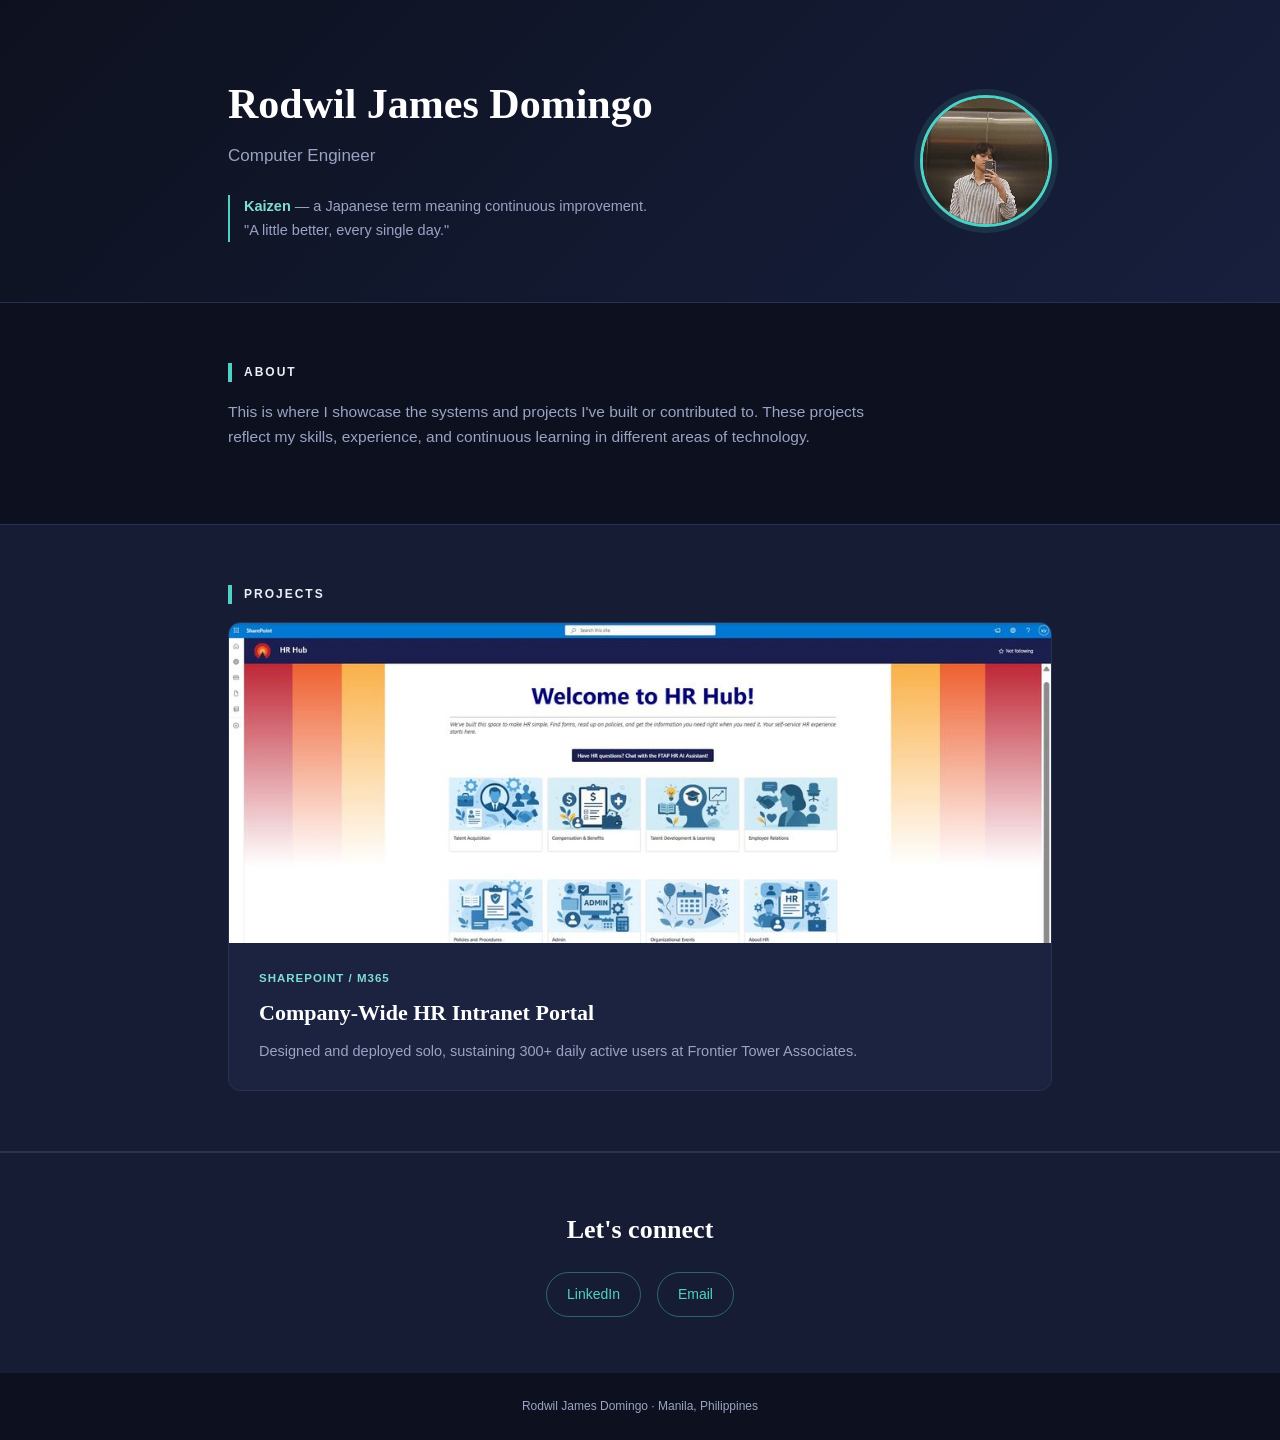
<file: index.html>
<!DOCTYPE html>
<html lang="en">
<head>
<meta charset="UTF-8">
<meta name="viewport" content="width=device-width, initial-scale=1.0">
<title>Rodwil James Domingo — Portfolio</title>
<link rel="stylesheet" href="assets/style.css">
</head>
<body>

  <!-- HERO -->
  <div class="hero">
    <div class="wrap">
      <div class="hero-text">
        <h1>Rodwil James Domingo</h1>
        <p class="role">Computer Engineer</p>
        <div class="kaizen">
          <b>Kaizen</b> — a Japanese term meaning continuous improvement.<br>
          "A little better, every single day."
        </div>
      </div>
      <div class="hero-photo">
        <img src="assets/profile.jpg" alt="Rodwil James Domingo">
      </div>
    </div>
  </div>

  <!-- ABOUT -->
  <section>
    <div class="wrap about">
      <div class="section-label">About</div>
      <p>This is where I showcase the systems and projects I've built or contributed to. These projects reflect my skills, experience, and continuous learning in different areas of technology.</p>
    </div>
  </section>

  <!-- PROJECTS -->
  <section class="alt">
    <div class="wrap">
      <div class="section-label">Projects</div>
      <div class="project-grid">

        <a class="project-card" href="sharepoint-hr-portal/">
          <img src="assets/img_welcome.jpg" alt="HR Hub SharePoint portal">
          <div class="body">
            <div class="tag">SharePoint / M365</div>
            <h3>Company-Wide HR Intranet Portal</h3>
            <p>Designed and deployed solo, sustaining 300+ daily active users at Frontier Tower Associates.</p>
          </div>
        </a>

      </div>
    </div>
  </section>

  <!-- CONTACT -->
  <div class="contact">
    <div class="wrap">
      <h2>Let's connect</h2>
      <div class="links">
        <a href="https://www.linkedin.com/in/rodwiljamesdomingo/">LinkedIn</a>
        <a href="mailto:rodwiljamesd69@gmail.com">Email</a>
      </div>
    </div>
  </div>

  <footer>Rodwil James Domingo &middot; Manila, Philippines</footer>

</body>
</html>
</file>
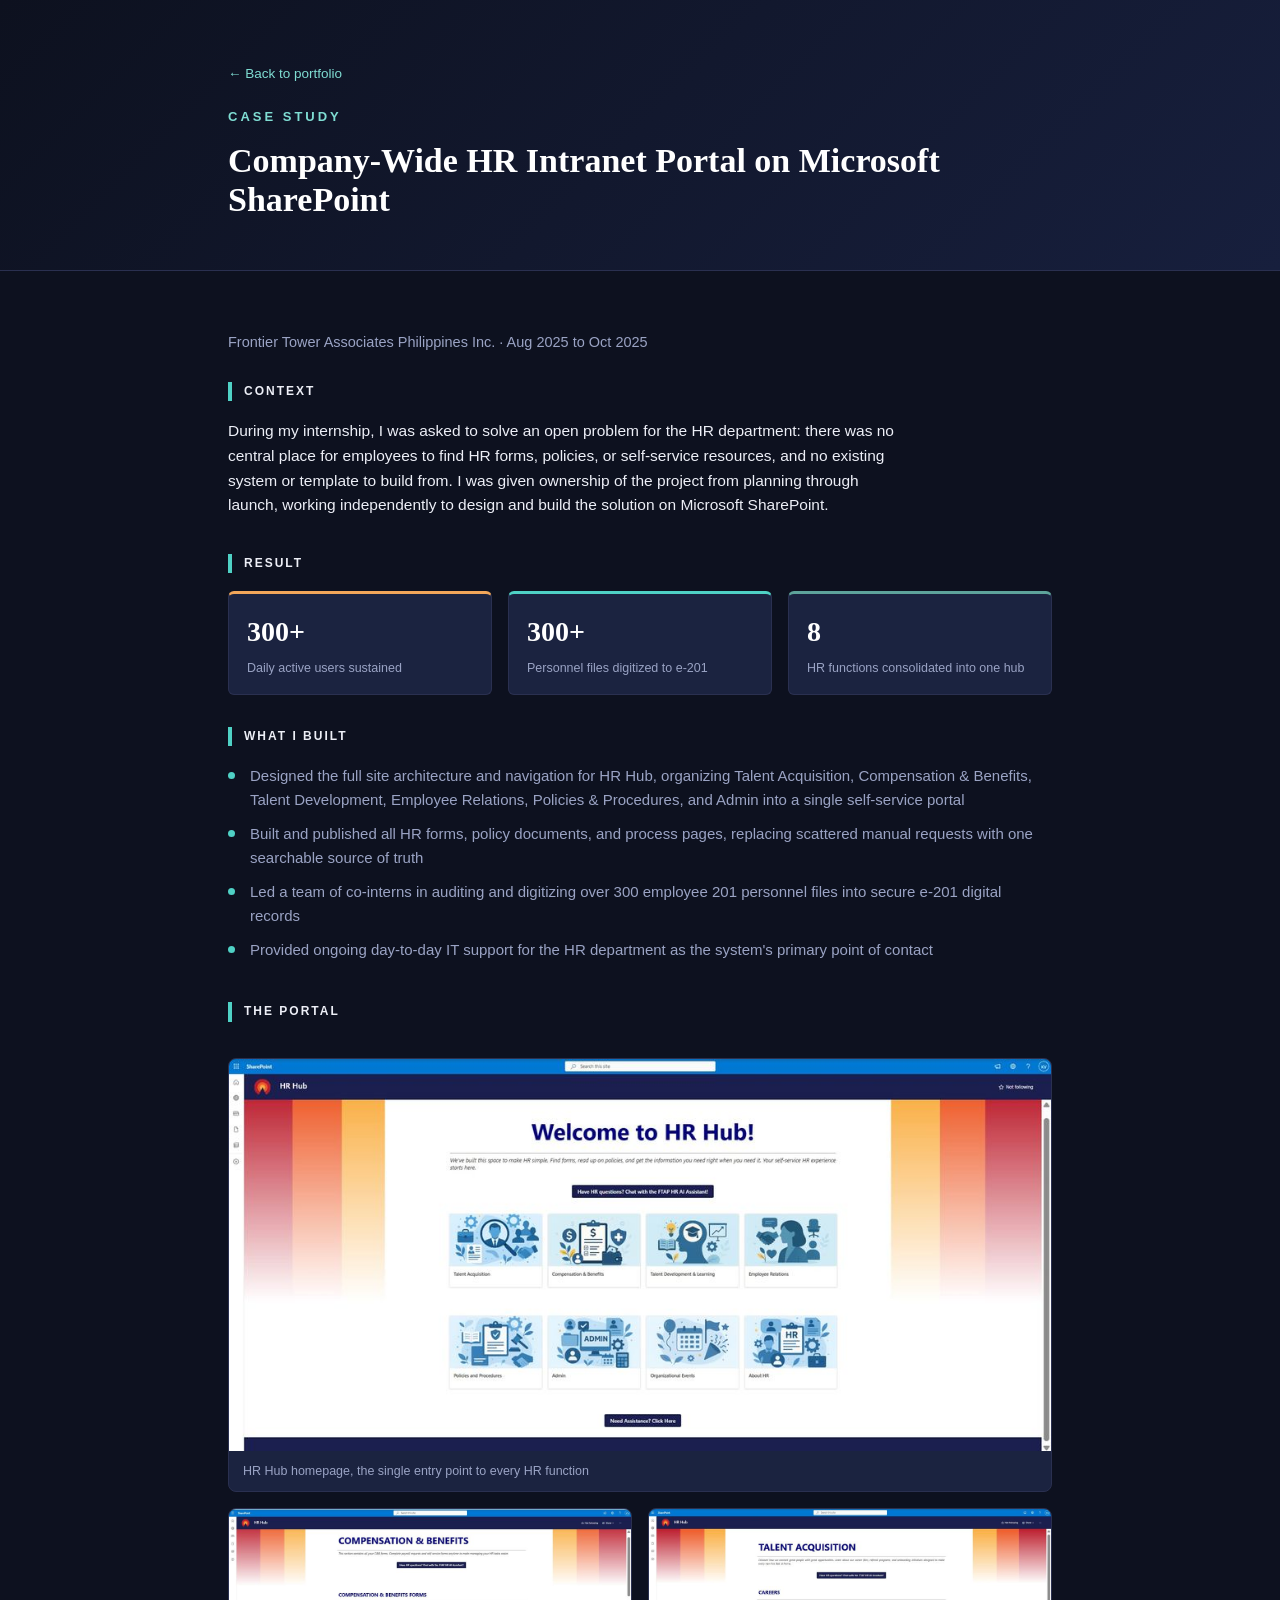
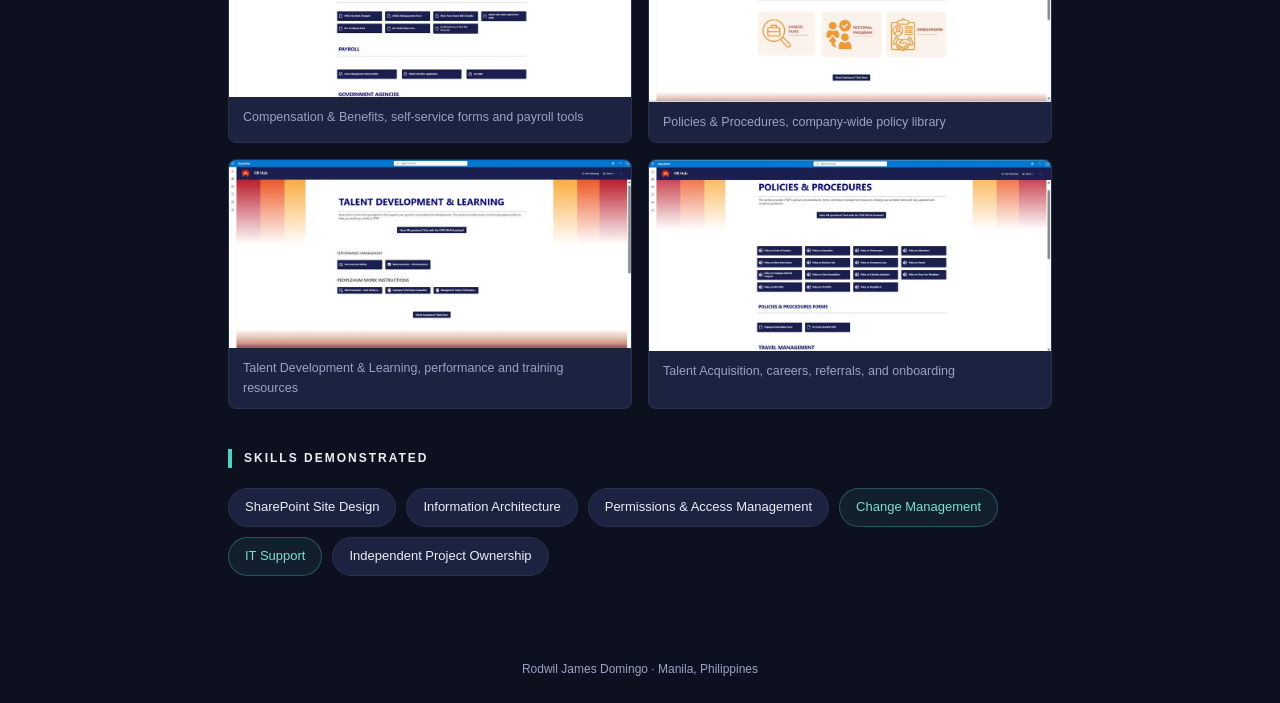
<file: sharepoint-hr-portal/index.html>
<!DOCTYPE html>
<html lang="en">
<head>
<meta charset="UTF-8">
<meta name="viewport" content="width=device-width, initial-scale=1.0">
<title>HR Intranet Portal — Rodwil James Domingo</title>
<link rel="stylesheet" href="../assets/style.css">
</head>
<body>

  <!-- HERO -->
  <div class="hero" style="padding: 60px 0 50px 0;">
    <div class="wrap">
      <div class="hero-text">
        <a class="back" href="../">&larr; Back to portfolio</a>
        <div class="eyebrow">Case Study</div>
        <h1 style="font-size:34px;">Company-Wide HR Intranet Portal on Microsoft SharePoint</h1>
      </div>
    </div>
  </div>

  <!-- CASE STUDY -->
  <section>
    <div class="wrap">
      <p class="sub" style="color: var(--muted); font-size: 14.5px; margin-bottom: 28px;">Frontier Tower Associates Philippines Inc. &middot; Aug 2025 to Oct 2025</p>

      <div class="section-label">Context</div>
      <p style="font-size:15.5px; max-width:680px;">During my internship, I was asked to solve an open problem for the HR department: there was no central place for employees to find HR forms, policies, or self-service resources, and no existing system or template to build from. I was given ownership of the project from planning through launch, working independently to design and build the solution on Microsoft SharePoint.</p>

      <div class="section-label" style="margin-top:36px;">Result</div>
      <div class="stats">
        <div class="stat"><div class="num">300+</div><div class="label">Daily active users sustained</div></div>
        <div class="stat"><div class="num">300+</div><div class="label">Personnel files digitized to e-201</div></div>
        <div class="stat"><div class="num">8</div><div class="label">HR functions consolidated into one hub</div></div>
      </div>

      <div class="section-label">What I Built</div>
      <ul class="actions">
        <li>Designed the full site architecture and navigation for HR Hub, organizing Talent Acquisition, Compensation &amp; Benefits, Talent Development, Employee Relations, Policies &amp; Procedures, and Admin into a single self-service portal</li>
        <li>Built and published all HR forms, policy documents, and process pages, replacing scattered manual requests with one searchable source of truth</li>
        <li>Led a team of co-interns in auditing and digitizing over 300 employee 201 personnel files into secure e-201 digital records</li>
        <li>Provided ongoing day-to-day IT support for the HR department as the system's primary point of contact</li>
      </ul>

      <div class="section-label" style="margin-top:40px;">The Portal</div>
      <div class="shot-grid">
        <div class="shot wide">
          <img src="../assets/img_welcome.jpg">
          <div class="cap">HR Hub homepage, the single entry point to every HR function</div>
        </div>
        <div class="shot">
          <img src="../assets/img_compben.jpg">
          <div class="cap">Compensation &amp; Benefits, self-service forms and payroll tools</div>
        </div>
        <div class="shot">
          <img src="../assets/img_policies.jpg">
          <div class="cap">Policies &amp; Procedures, company-wide policy library</div>
        </div>
        <div class="shot">
          <img src="../assets/img_talentdev.jpg">
          <div class="cap">Talent Development &amp; Learning, performance and training resources</div>
        </div>
        <div class="shot">
          <img src="../assets/img_talentacq.jpg">
          <div class="cap">Talent Acquisition, careers, referrals, and onboarding</div>
        </div>
      </div>

      <div class="section-label" style="margin-top:40px;">Skills Demonstrated</div>
      <div class="skills">
        <div class="pill">SharePoint Site Design</div>
        <div class="pill">Information Architecture</div>
        <div class="pill">Permissions &amp; Access Management</div>
        <div class="pill alt">Change Management</div>
        <div class="pill alt">IT Support</div>
        <div class="pill">Independent Project Ownership</div>
      </div>
    </div>
  </section>

  <footer>Rodwil James Domingo &middot; Manila, Philippines</footer>

</body>
</html>
</file>
<file: assets/style.css>
:root {
  --navy: #0D111F;
  --panel: #161C33;
  --panel-alt: #1B2340;
  --text: #EDEFF7;
  --muted: #9AA3C4;
  --cyan: #4FD1C5;
  --amber: #F2A65A;
  --line: #2A3050;
}
* { box-sizing: border-box; margin: 0; padding: 0; }
html { scroll-behavior: smooth; }
body {
  font-family: 'Trebuchet MS', 'Segoe UI', Arial, sans-serif;
  background: var(--navy);
  color: var(--text);
  line-height: 1.6;
}
h1, h2, h3 { font-family: Georgia, 'Times New Roman', serif; color: #fff; }
a { color: inherit; }
.wrap { max-width: 880px; margin: 0 auto; padding: 0 28px; }

/* ===== HERO ===== */
.hero {
  background: linear-gradient(135deg, #0D111F 0%, #171F3D 100%);
  padding: 80px 0 60px 0;
  position: relative;
  overflow: hidden;
  border-bottom: 1px solid var(--line);
}
.hero .wrap { position: relative; z-index: 2; display: flex; justify-content: space-between; align-items: center; gap: 30px; }
.hero .hero-text { flex: 1; min-width: 0; }
.hero .eyebrow { font-size: 13px; letter-spacing: 3px; text-transform: uppercase; color: #7FDDD3; font-weight: bold; margin-bottom: 14px; }
.hero h1 { font-size: 42px; color: #fff; line-height: 1.15; }
.hero .role { font-size: 17px; color: var(--muted); margin-top: 14px; }
.hero .kaizen { margin-top: 26px; font-size: 14.5px; color: var(--muted); border-left: 2px solid var(--cyan); padding-left: 14px; }
.hero .kaizen b { color: #7FDDD3; font-style: normal; }
.hero .back { display: inline-block; margin-bottom: 22px; font-size: 13.5px; color: #7FDDD3; text-decoration: none; }
.hero .back:hover { text-decoration: underline; }

.hero-photo { flex-shrink: 0; width: 132px; height: 132px; border-radius: 50%; overflow: hidden; border: 3px solid var(--cyan); box-shadow: 0 0 0 6px rgba(79,209,197,0.12); }
.hero-photo img { width: 100%; height: 100%; object-fit: cover; display: block; }
@media (max-width: 640px) { .hero .wrap { flex-direction: column-reverse; text-align: center; } .hero .kaizen { text-align: left; } }

/* ===== SECTIONS ===== */
.section-label { font-size: 12px; letter-spacing: 2px; text-transform: uppercase; color: var(--text); font-weight: bold; border-left: 4px solid var(--cyan); padding-left: 12px; margin-bottom: 18px; }
section { padding: 60px 0; }
section.alt { background: var(--panel); border-top: 1px solid var(--line); border-bottom: 1px solid var(--line); }
.about p { font-size: 15.5px; max-width: 680px; margin-bottom: 14px; color: var(--muted); }

/* ===== PROJECT CARDS (homepage) ===== */
.project-grid { display: grid; grid-template-columns: 1fr; gap: 20px; margin-top: 10px; }
.project-card { display: block; background: var(--panel-alt); border: 1px solid var(--line); border-radius: 12px; overflow: hidden; text-decoration: none; color: inherit; transition: transform 0.15s, box-shadow 0.15s; }
.project-card:hover { transform: translateY(-3px); box-shadow: 0 10px 26px rgba(0,0,0,0.35); }
.project-card img { width: 100%; height: 320px; object-fit: cover; object-position: top; display: block; }
.project-card .body { padding: 26px 30px; }
.project-card .tag { font-size: 11.5px; letter-spacing: 1px; text-transform: uppercase; color: #7FDDD3; font-weight: bold; }
.project-card h3 { font-size: 22px; margin-top: 8px; color: #fff; }
.project-card p { font-size: 14.5px; color: var(--muted); margin-top: 10px; }

/* ===== CASE STUDY / PROJECT PAGE ===== */
.case-head h2 { font-size: 28px; margin-bottom: 8px; }
.case-head p.sub { color: var(--muted); font-size: 14.5px; margin-bottom: 28px; }

.stats { display: flex; gap: 16px; margin: 8px 0 32px 0; flex-wrap: wrap; }
.stat { flex: 1; min-width: 150px; background: var(--panel-alt); border: 1px solid var(--line); border-top: 3px solid var(--amber); border-radius: 6px; padding: 16px 18px; }
.stat:nth-child(2) { border-top-color: var(--cyan); }
.stat:nth-child(3) { border-top-color: #5EA39B; }
.stat .num { font-family: Georgia, serif; font-size: 28px; color: #fff; font-weight: bold; }
.stat .label { font-size: 12.5px; color: var(--muted); margin-top: 3px; }

ul.actions { list-style: none; margin: 18px 0 0 0; }
ul.actions li { font-size: 15px; padding-left: 22px; position: relative; margin-bottom: 10px; color: var(--muted); }
ul.actions li:before { content: ""; position: absolute; left: 0; top: 8px; width: 7px; height: 7px; background: var(--cyan); border-radius: 50%; }

.shot-grid { display: grid; grid-template-columns: 1fr 1fr; gap: 16px; margin-top: 36px; }
.shot { border: 1px solid var(--line); border-radius: 8px; overflow: hidden; background: var(--panel-alt); }
.shot img { width: 100%; display: block; }
.shot .cap { font-size: 12.5px; color: var(--muted); padding: 10px 14px; }
.shot.wide { grid-column: 1 / 3; }
@media (max-width: 640px) { .shot-grid { grid-template-columns: 1fr; } .shot.wide { grid-column: 1; } }

.skills { display: flex; flex-wrap: wrap; gap: 10px; margin-top: 20px; }
.pill { font-size: 13px; background: var(--panel-alt); color: var(--text); padding: 8px 16px; border-radius: 20px; border: 1px solid var(--line); }
.pill.alt { background: rgba(79,209,197,0.08); color: #7FDDD3; border: 1px solid rgba(79,209,197,0.3); }

/* ===== CONTACT ===== */
.contact { background: var(--panel); padding: 56px 0; text-align: center; border-top: 1px solid var(--line); }
.contact h2 { color: #fff; font-size: 26px; }
.contact .links { margin-top: 22px; display: flex; gap: 16px; justify-content: center; flex-wrap: wrap; }
.contact .links a { font-size: 14px; color: var(--cyan); text-decoration: none; border: 1px solid rgba(79,209,197,0.4); padding: 10px 20px; border-radius: 24px; transition: background 0.2s; }
.contact .links a:hover { background: rgba(79,209,197,0.1); }

footer { text-align: center; padding: 24px 0; font-size: 12px; color: var(--muted); background: var(--navy); }
</file>
